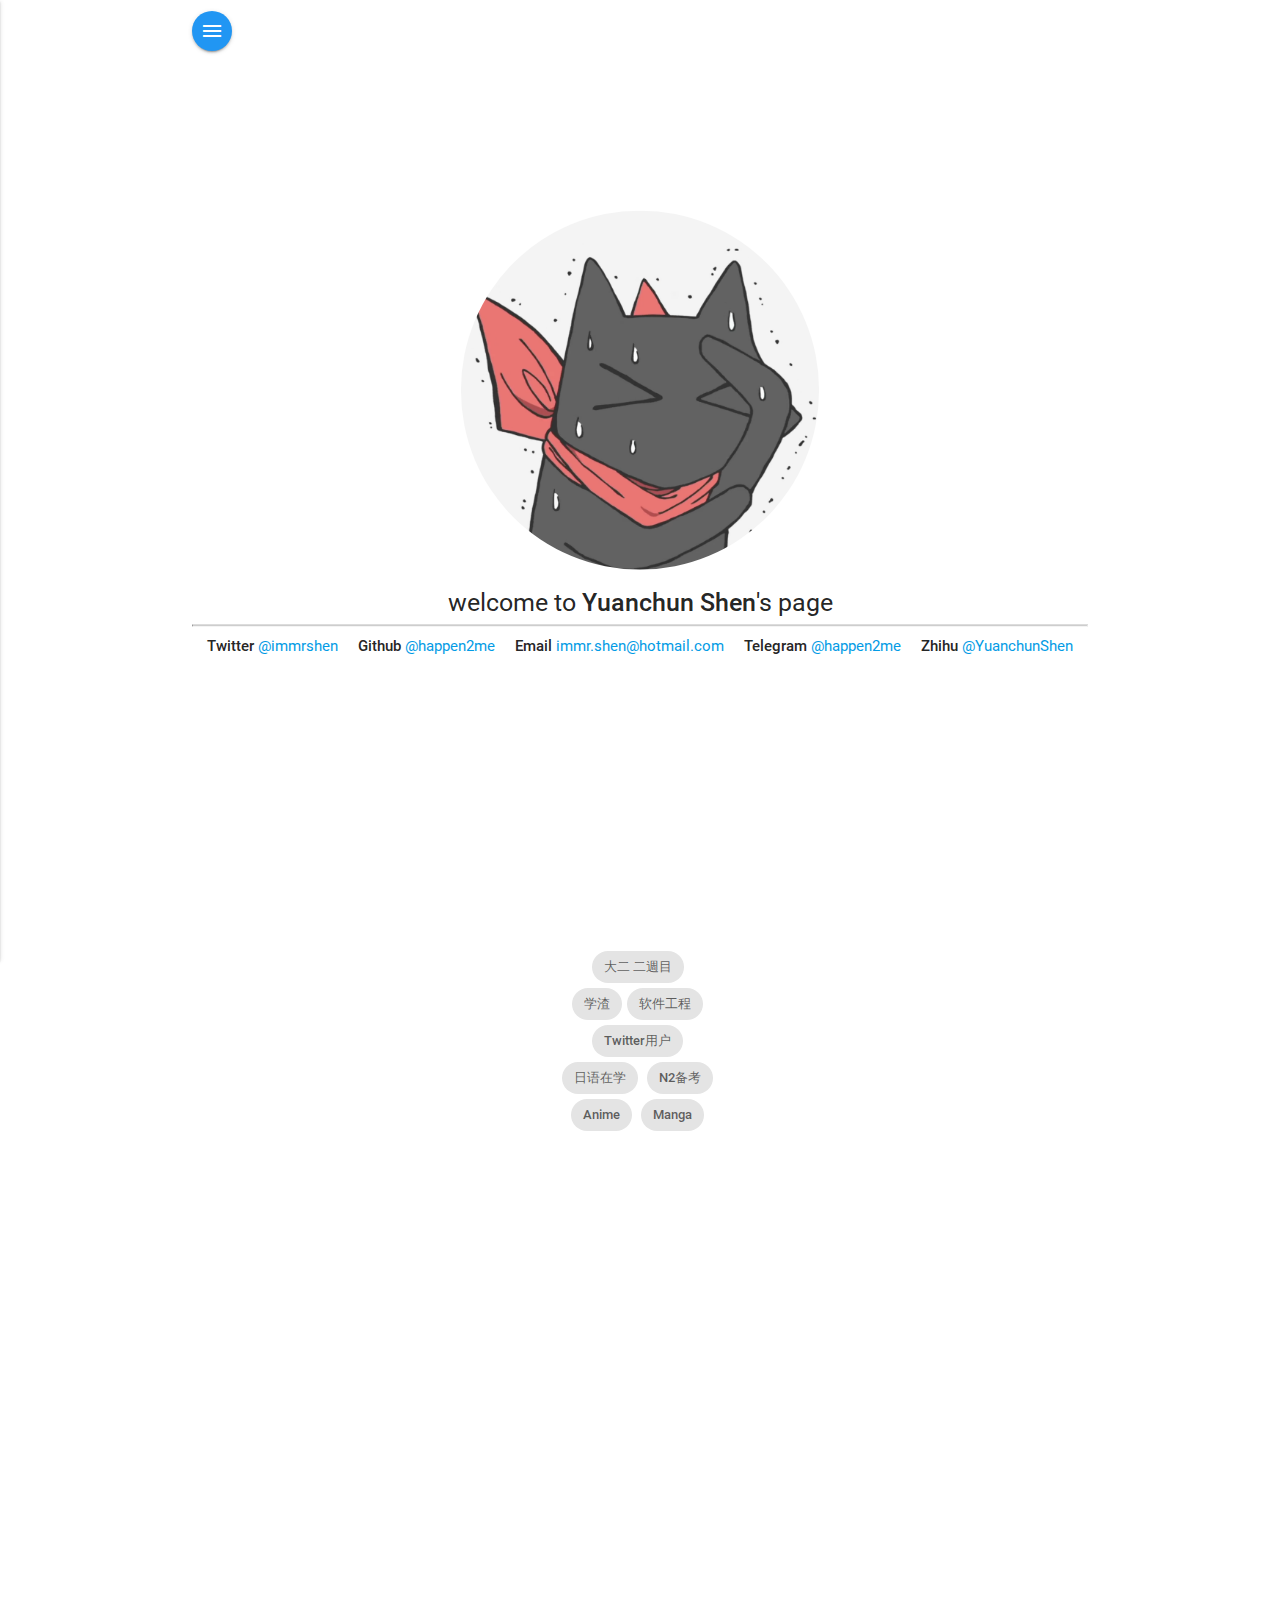
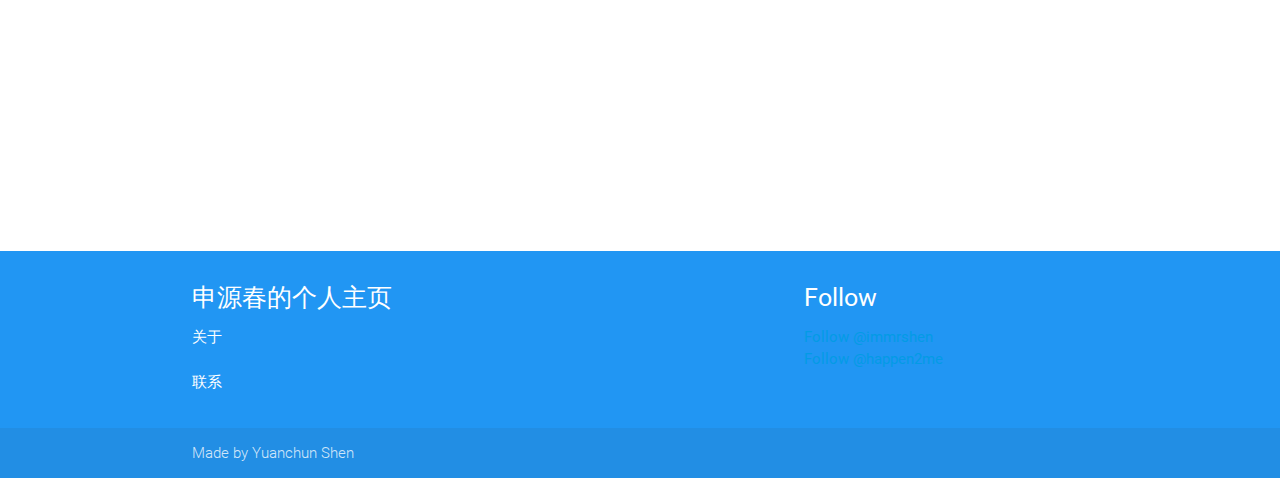
<file: index.html>
<!DOCTYPE html>
<html>
<head>
	<title>Shen's hp</title>
	<meta charset="utf-8">
	<!--Import Google Icon Font-->
	<link href="https://fonts.googleapis.com/icon?family=Material+Icons" rel="stylesheet">
	<!--Import materialize.css-->
	<link type="text/css" rel="stylesheet" href="css/materialize.min.css"  media="screen,projection"/>

	<link rel="icon" href="images/favicon.ico" mce_href="images/favicon.ico" type="image/x-icon">
	<link rel="shortcut icon" href="images/favicon.ico" mce_href="images/favicon.ico" type="image/x-icon">

	<!--Let browser know website is optimized for mobile-->
	<meta name="viewport" content="width=device-width, initial-scale=1.0"/>
	<meta name="theme-color" content="#2196f3">
</head>

<body>
	<div class="container" >
		<ul id="slide-out" class="side-nav">
			<li>
				<div class="user-view">
					<div class="background">
						<img src="images/newnavbg.png">
					</div>
					<a href="#!user"><img class="circle" src="images/avatar1.jpeg"></a>
					<a href="#!name"><span class="white-text name">申源春</span></a>
					<ul class="collapsible "  data-collapsible="accordion">
						<li>
							<div class="collapsible-header white-text" style="padding-left: 0vh">immr.shen@hotmail.com
								<span style="padding-right: 0vh">&nbsp;&nbsp;&nbsp;&nbsp;&nbsp;&nbsp;&nbsp;&nbsp;&nbsp;▼</span>
							</div>
      						<div class="collapsible-body white-text" style="background-color: transparent;">

      							<a href="mailto:immr.shen@hotmail.com" data-activates='dropdown1' style="color: white">Mail to me</a>
      						</div>
      						<div class="collapsible-body white-text" style="background-color: transparent;">
      							<a href="https://telegram.me/happen2me" data-activates='dropdown1' style="color: white">Telegram me</a>
      						</div>
						</li>
					</ul>
				</div>
			</li>
			<li>
				<a href="index.html"><i class="material-icons sidebar-material-icons">home</i>主页</a>
			</li>
			<li>
				<a href="timeline.html"><i class="material-icons sidebar-material-icons">timeline</i>时间线</a>
			</li>
			<li>
				<a href="gallery.html"><i class="material-icons sidebar-material-icons">filter_hdr</i>照片墙</a>
			</li>
			<li><div class="divider"></div></li>
			<li><a class="subheader">Info</a></li>
			<li>
				<a href="about.html"><i class="material-icons sidebar-material-icons">info</i>关于</a>
			</li>
		</ul>
		<div class="fixed-action" style="margin-top: 0.3cm">
			<a href="#" data-activates="slide-out" class="button-collapse btn-floating blue"><i class="material-icons medium" >menu</i></a>
		</div>
  		


		<div class="valign" style="height:100vh">
			<div class="center" style="position: relative;top: 45%; transform: translateY(-55%)">
					<img class="circle" style="width: 40%; height: auto" src="images/avatar2.png">
					<h5>
						welcome to <strong>Yuanchun Shen</strong>'s page
					</h5>
					
					<hr/>
					<span>
						<strong>Twitter</strong>
						<a href="https://twitter.com/immrshen" target="_blank">@immrshen</a>
						&nbsp;&nbsp;&nbsp;
						<strong>Github</strong>
						<a href="https://github.com/happen2me" rel="noreferrer noopener" target="_blank" target="_blank">@happen2me</a>
						&nbsp;&nbsp;&nbsp;
						<strong>Email</strong>
						<a href="immr.shen@hotmail.com" target="_blank">immr.shen@hotmail.com</a>
						&nbsp;&nbsp;&nbsp;
						<strong>Telegram</strong>
						<a href="https://t.me/happen2me" target="_blank">@happen2me</a>
						&nbsp;&nbsp;&nbsp;
						<strong>Zhihu</strong>
						<a href="https://www.zhihu.com/people/shen-yuan-chun/" target="_blank">@YuanchunShen</a>
					</span>
			</div>
		</div>

		<div class="valign" style="height:100vh">
			<div class="center">
				<div class="card-content text center">
					<div class="chip">大二 二週目</div><br/>
					<div class="chip">学渣</div><div class="chip">软件工程</div><br/>
					<div class="chip">Twitter用户</div><br/>
					<div class="chip">日语在学</div> <div class="chip">N2备考</div><br/>
					<div class="chip">Anime</div> 
					<div class="chip">Manga</div>

				</div>
			</div>
		</div>
	</div>
	<footer class="page-footer blue">
		<div class="container">
			<div class="row">
				<div class="col l6 s12">
					<h5 class="white-text">申源春的个人主页</h5>
					<p class="grey-text text-lighten-4">
					<a href="about.html" class="white-text">关于</a>
					<br/><br/>
					<a href="https://telegram.me/happen2me" class="white-text">联系</a>
					</p>
				</div>
				<div class="col l4 offset-l2 s12">
					<h5 class="white-text">Follow</h5>
					<ul>

						<li>
							<a href="https://twitter.com/immrshen?ref_src=twsrc%5Etfw" class="twitter-follow-button" data-size="large" data-lang="zh-cn" data-show-count="false">Follow @immrshen</a>
						</li>
						<li>
							<a class="github-button" href="https://github.com/happen2me" aria-label="Follow @happen2me on GitHub">Follow @happen2me</a>
						</li>
						<li><g:plusone size="tall"></g:plusone></li>
						<li>
							<div class="fb-follow" data-href="https://www.facebook.com/immr.shen" data-layout="standard" data-size="small" data-show-faces="true"></div>
						</li>
					</ul>
				</div>
			</div>
		</div>
		<div class="footer-copyright">
			<div class="container">
				Made by Yuanchun Shen
			</div>
		</div>
	</footer>

	<!--Import jQuery before materialize.js-->
	<script type="text/javascript" src="https://code.jquery.com/jquery-3.2.1.min.js"></script>
	<script type="text/javascript" src="js/materialize.min.js"></script>
	<script type="text/javascript">
		 // Initialize collapse button
		  $(".button-collapse").sideNav();
		  // Initialize collapsible (uncomment the line below if you use the dropdown variation)
		  //$('.collapsible').collapsible();
	</script>
	<script type="text/javascript">
		$('.button-collapse').sideNav({
			menuWidth: 300, // Default is 300
			edge: 'left', // Choose the horizontal origin
			closeOnClick: true, // Closes side-nav on <a> clicks, useful for Angular/Meteor
			draggable: true, // Choose whether you can drag to open on touch screens,
			onOpen: function(el) { /* Do Stuff*/ }, 
			onClose: function(el) { /* Do Stuff*/ }, 
		});
	</script>
	<script type="text/javascript" src="js/footer.js"></script>
	<!--footer js start-->
	<script async defer src="https://buttons.github.io/buttons.js"></script>
	<script async src="https://platform.twitter.com/widgets.js" charset="utf-8"></script>
	<div id="fb-root"></div>
	<script>(function(d, s, id) {
		var js, fjs = d.getElementsByTagName(s)[0];
		if (d.getElementById(id)) return;
		js = d.createElement(s); js.id = id;
		js.src = 'https://connect.facebook.net/zh_CN/sdk.js#xfbml=1&version=v2.11';
		fjs.parentNode.insertBefore(js, fjs);
		}(document, 'script', 'facebook-jssdk'));
	</script>
	<script src="https://apis.google.com/js/platform.js" async defer></script>
	<!--footer js end-->
	<!--sidebar js start-->
	<script type="text/javascript">
		$('.dropdown-button').dropdown({
			inDuration: 300,
			outDuration: 225,
			constrainWidth: false, // Does not change width of dropdown to that of the activator
			hover: true, // Activate on hover
			gutter: 0, // Spacing from edge
			belowOrigin: false, // Displays dropdown below the button
			alignment: 'left', // Displays dropdown with edge aligned to the left of button
			stopPropagation: false // Stops event propagation
		}
		);
	</script>
	<!--sidebar js end-->
</body>
</html>
</file>
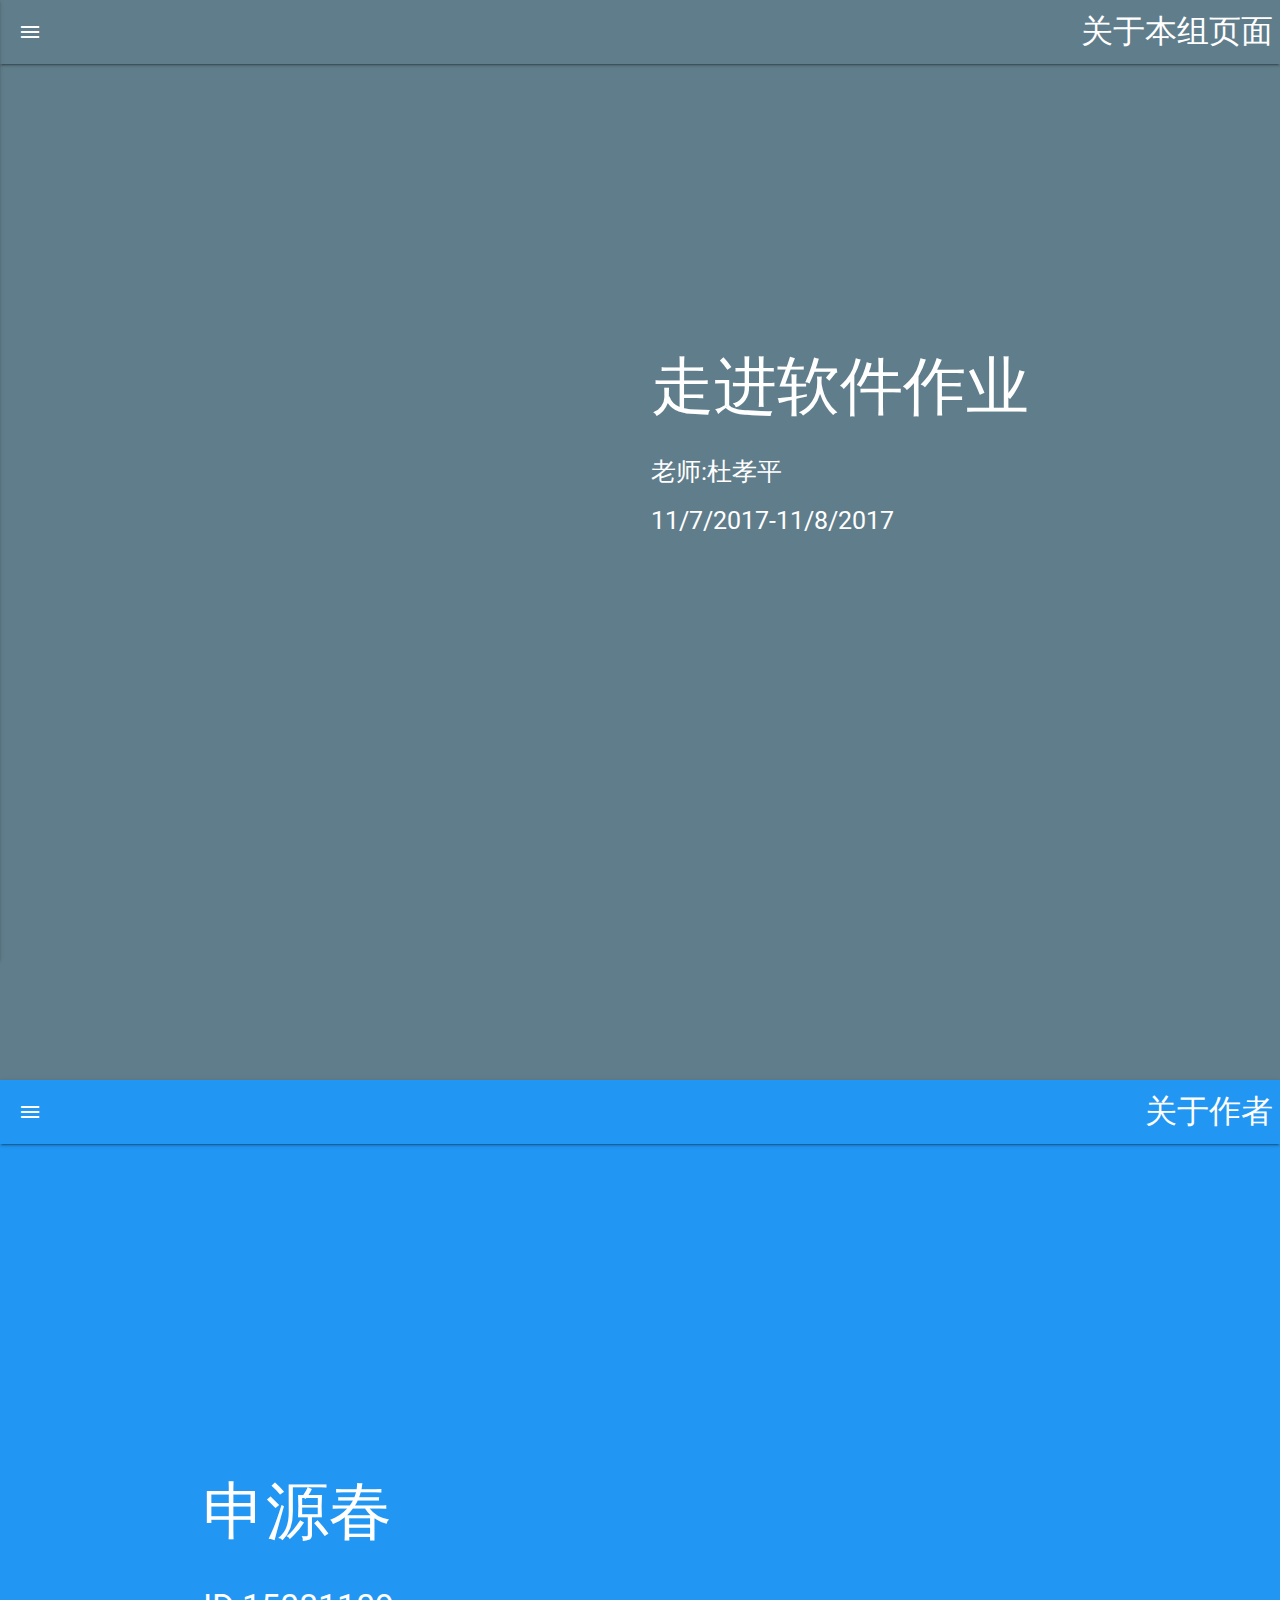
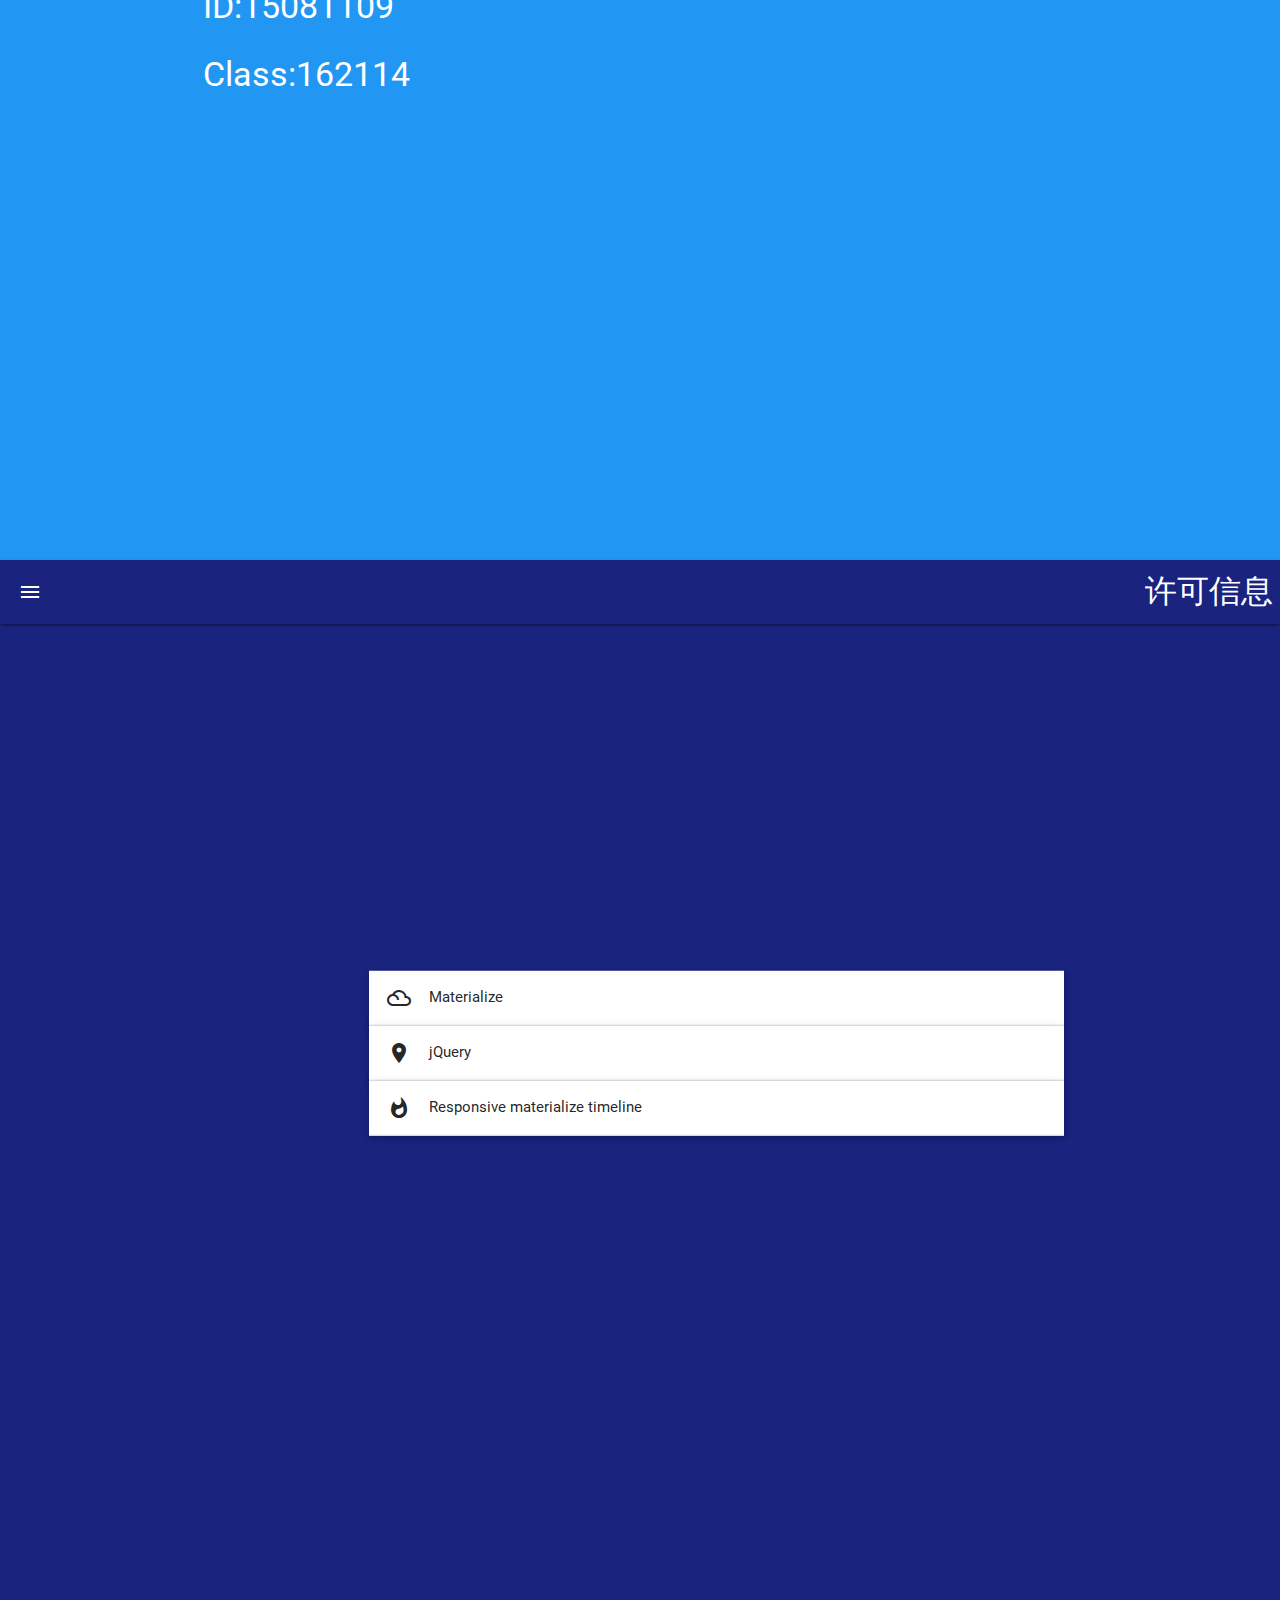
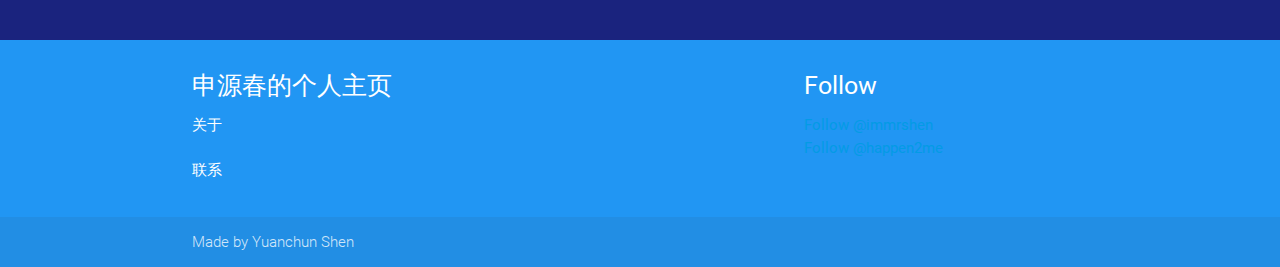
<file: about.html>
<!DOCTYPE html>
<html>

<head>
	<title>Shen's Gallery</title>
	<meta charset="utf-8">
	<!--Import Google Icon Font-->
	<link href="https://fonts.googleapis.com/icon?family=Material+Icons" rel="stylesheet">
	<!--Import materialize.css-->
	<link type="text/css" rel="stylesheet" href="css/materialize.min.css"  media="screen,projection"/>
	<link rel="stylesheet" type="text/css" href="css/about.css"/>
	<link rel="icon" href="images/favicon.ico" mce_href="images/favicon.ico" type="image/x-icon">
	<link rel="shortcut icon" href="images/favicon.ico" mce_href="images/favicon.ico" type="image/x-icon">

	<!--Let browser know website is optimized for mobile-->
	<meta name="viewport" content="width=device-width, initial-scale=1.0"/>
	<meta name="theme-color" content="#2196f3">

</head>

<body style="background-color: #f5f5f5">
	<div class="container" >
		<ul id="slide-out" class="side-nav">
			<li>
				<div class="user-view">
					<div class="background">
						<img src="images/newnavbg.png">
					</div>
					<a href="#!user"><img class="circle" src="images/avatar1.jpeg"></a>
					<a href="#!name"><span class="white-text name">申源春</span></a>
					<ul class="collapsible "  data-collapsible="accordion">
						<li>
							<div class="collapsible-header white-text" style="padding-left: 0vh">immr.shen@hotmail.com</div>
      						<div class="collapsible-body white-text" style="background-color: transparent;">

      							<a href="mailto:immr.shen@hotmail.com" data-activates='dropdown1' style="color: white">Mail to me</a>
      						</div>
      						<div class="collapsible-body white-text" style="background-color: transparent;">
      							<a href="https://telegram.me/happen2me" data-activates='dropdown1' style="color: white">Telegram me</a>
      						</div>
						</li>
					</ul>
				</div>
			</li>
			<li>
				<a href="index.html"><i class="material-icons sidebar-material-icons">home</i>主页</a>
			</li>
			<li>
				<a href="timeline.html"><i class="material-icons sidebar-material-icons">timeline</i>时间线</a>
			</li>
			<li>
				<a href="gallery.html"><i class="material-icons sidebar-material-icons">filter_hdr</i>照片墙</a>
			</li>
			<li><div class="divider"></div></li>
			<li><a class="subheader">Info</a></li>
			<li>
				<a href="about.html"><i class="material-icons sidebar-material-icons">info</i>关于</a>
			</li>
		</ul>
	</div>
	
	<div id="blue" class="block blue-grey">
		<nav class="pushpin-demo-nav pinned" data-target="blue" style="top: 0px; z-index: 2">
			<div class="nav-wrapper blue-grey">
				<a href="#" class="brand-logo right">关于本组页面</a>
				<a href="#" data-activates="slide-out" class="button-collapse show-on-large"><i class="material-icons">menu</i></a>
				<ul class="right">
					<li><a href="#"></a></li>
				</ul>
			</div>
		</nav>

		
		<div class="container row" style="position: relative;top: 40%; transform: translateY(-50%); z-index: 1">
			<h1 class="right col s6 offset-s6" style="padding-right: 2vh; color: white">走进软件作业</h1>
			<h5 class="right col s6 offset-s6" style="padding-right: 2vh; color: white">老师:杜孝平</h5>
			<h5 class="right col s6 offset-s6" style="padding-right: 2vh; color: white">11/7/2017-11/8/2017</h5>
		</div>
	</div>

	<div id="yellow" class="block blue">
		<nav class="pushpin-demo-nav pinned" data-target="yellow" style="top: 0px; z-index: 2">
			<div class="nav-wrapper blue">
				<a href="#" class="brand-logo right">关于作者</a>
				<a href="#" data-activates="slide-out" class="button-collapse show-on-large"><i class="material-icons">menu</i></a>
				<ul class="right">
					<li><a href="#"></a></li>
				</ul>
			</div>
		</nav>
		<div class="container row" style="position: relative;top: 40%; transform: translateY(-50%); z-index: 1">
			<h1 class="col s12" style="padding-right: 6vh; color: white">申源春</h1>
			<h4 class="col s12" style="padding-right: 6vh; color: white">ID:15081109</h3>
			<h4 class="col s12" style="padding-right: 6vh; color: white">Class:162114</h3>
		</div>
	</div>


	<div id="indigo" class="block indigo darken-4">
		<nav class="pushpin-demo-nav pinned" data-target="indigo" style="top: 0px; z-index: 2">
			<div class="nav-wrapper indigo darken-4">
				<a href="#" class="brand-logo right">许可信息</a>
				<a href="#" data-activates="slide-out" class="button-collapse show-on-large"><i class="material-icons">menu</i></a>
				<ul class="right">
					<li><a href="#"></a></li>
				</ul>
			</div>
		</nav>
		<div class="container" style="position: relative;top: 40%; transform: translateY(-50%); z-index: 1">

			<div class="row">
				<div class="col s12"></div>
				<div class="col s10 offset-s2">
					<ul class="collapsible popout" data-collapsible="accordion">
						<li>
							<div class="collapsible-header"><i class="material-icons">filter_drama</i>Materialize</div>
							<div class="collapsible-body" style="background-color: #f5f5f5">
								<span><a href="https://github.com/Dogfalo/materialize">https://github.com/Dogfalo/materialize</a></span>
								<p>The MIT License (MIT)<br/>

									Copyright (c) 2014-2017 Materialize<br/>

									Permission is hereby granted, free of charge, to any person obtaining a copy
									of this software and associated documentation files (the "Software"), to deal
									in the Software without restriction, including without limitation the rights
									to use, copy, modify, merge, publish, distribute, sublicense, and/or sell
									copies of the Software, and to permit persons to whom the Software is
									furnished to do so, subject to the following conditions:<br/>

									The above copyright notice and this permission notice shall be included in all
								copies or substantial portions of the Software.</p>
							</div>
						</li>
						<li>
							<div class="collapsible-header"><i class="material-icons">place</i>jQuery</div>
							<div class="collapsible-body" style="background-color: #f5f5f5">
								<span><a href="https://jquery.com/">https://jquery.com/</a></span>
								<p>
									Copyright JS Foundation and other contributors, https://js.foundation/<br/>

									This software consists of voluntary contributions made by many
									individuals. For exact contribution history, see the revision history
									available at https://github.com/jquery/jquery<br/>

									The following license applies to all parts of this software except as
									documented below:<br/>

									====<br/>

									Permission is hereby granted, free of charge, to any person obtaining
									a copy of this software and associated documentation files (the
									"Software"), to deal in the Software without restriction, including
									without limitation the rights to use, copy, modify, merge, publish,
									distribute, sublicense, and/or sell copies of the Software, and to
									permit persons to whom the Software is furnished to do so, subject to
									the following conditions:

									The above copyright notice and this permission notice shall be
									included in all copies or substantial portions of the Software.<br/>
									====<br/>
								</p>
							</div>
						</li>
						<li>
							<div class="collapsible-header"><i class="material-icons">whatshot</i>Responsive materialize timeline</div>
							<div class="collapsible-body" style="background-color: #f5f5f5">
								<span><a href="https://www.uplabs.com/posts/responsive-materialize-timeline">https://www.uplabs.com/posts/responsive-materialize-timeline</a></span>
								<p>
									Copyright (c) 2017 by Paul (https://codepen.io/piitaya/pen/vLappz)<br/>

									Fork of an original work by Paul (https://codepen.io/piitaya/pen/bEjaRy)<br>

									Permission is hereby granted, free of charge, to any person obtaining a copy of this software and associated documentation files (the "Software"), to deal in the Software without restriction, including without limitation the rights to use, copy, modify, merge, publish, distribute, sublicense, and/or sell copies of the Software, and to permit persons to whom the Software is furnished to do so, subject to the following conditions:<br/>

									The above copyright notice and this permission notice shall be included in all copies or substantial portions of the Software.<br/>
								</p>
							</div>
						</li>
					</ul>
				</div>
			</div>

		</div>
	</div>


	<footer class="page-footer blue">
		<div class="container">
			<div class="row">
				<div class="col l6 s12">
					<h5 class="white-text">申源春的个人主页</h5>
					<p class="grey-text text-lighten-4">
					<a href="about.html" class="white-text">关于</a>
					<br/><br/>
					<a href="https://telegram.me/happen2me" class="white-text">联系</a>
					</p>
				</div>
				<div class="col l4 offset-l2 s12">
					<h5 class="white-text">Follow</h5>
					<ul>

						<li>
							<a href="https://twitter.com/immrshen?ref_src=twsrc%5Etfw" class="twitter-follow-button" data-size="large" data-lang="zh-cn" data-show-count="false">Follow @immrshen</a>
						</li>
						<li>
							<a class="github-button" href="https://github.com/happen2me" aria-label="Follow @happen2me on GitHub">Follow @happen2me</a>
						</li>
						<li>
							<div class="fb-follow" data-href="https://www.facebook.com/immrshen" data-layout="button_count" data-size="large" data-show-faces="true"></div>
						</li>
						<li><g:plusone size="tall"></g:plusone></li>
					</ul>
				</div>
			</div>
		</div>
		<div class="footer-copyright">
			<div class="container">
				Made by Yuanchun Shen
			</div>
		</div>
	</footer>

	<!--Import jQuery before materialize.js-->
	<script type="text/javascript" src="https://code.jquery.com/jquery-3.2.1.min.js"></script>
	<script type="text/javascript" src="js/materialize.min.js"></script>
	<script type="text/javascript">
		 // Initialize collapse button
		  $(".button-collapse").sideNav();
	</script>
	<script type="text/javascript">
		$('.button-collapse').sideNav({
			menuWidth: 300, // Default is 300
			edge: 'left', // Choose the horizontal origin
			closeOnClick: true, // Closes side-nav on <a> clicks, useful for Angular/Meteor
			draggable: true, // Choose whether you can drag to open on touch screens,
			onOpen: function(el) { /* Do Stuff*/ }, 
			onClose: function(el) { /* Do Stuff*/ }, 
		});
	</script>
	<script type="text/javascript">
		$('.pushpin-demo-nav').each(function() {
			var $this = $(this);
			var $target = $('#' + $(this).attr('data-target'));
			$this.pushpin({
				top: $target.offset().top,
				bottom: $target.offset().top + $target.outerHeight() - $this.height()
			});
		});
		$(document).ready(function(){
			$('.target').pushpin({
				top: 0,
				bottom: 1000,
				offset: 0
			});
		});
	</script>
	<script type="text/javascript">
		$(document).ready(function(){
			$('.collapsible').collapsible();
		});
	</script>
	<!--footer js start-->
	<script async defer src="https://buttons.github.io/buttons.js"></script>
	<script async src="https://platform.twitter.com/widgets.js" charset="utf-8"></script>
	<div id="fb-root"></div>
	<script>
		(function(d, s, id) {
			var js, fjs = d.getElementsByTagName(s)[0];
			if (d.getElementById(id)) return;
			js = d.createElement(s); js.id = id;
			js.src = 'https://connect.facebook.net/zh_CN/sdk.js#xfbml=1&version=v2.10';
			fjs.parentNode.insertBefore(js, fjs);
		}(document, 'script', 'facebook-jssdk'));
	</script>
	<script src="https://apis.google.com/js/platform.js" async defer></script>
	<!--footer js end-->
	<!--sidebar js start-->
	<script type="text/javascript">
		$('.dropdown-button').dropdown({
			inDuration: 300,
			outDuration: 225,
			constrainWidth: false, // Does not change width of dropdown to that of the activator
			hover: true, // Activate on hover
			gutter: 0, // Spacing from edge
			belowOrigin: false, // Displays dropdown below the button
			alignment: 'left', // Displays dropdown with edge aligned to the left of button
			stopPropagation: false // Stops event propagation
		}
		);
	</script>
	<!--sidebar js end-->
</body>
</html>
</file>
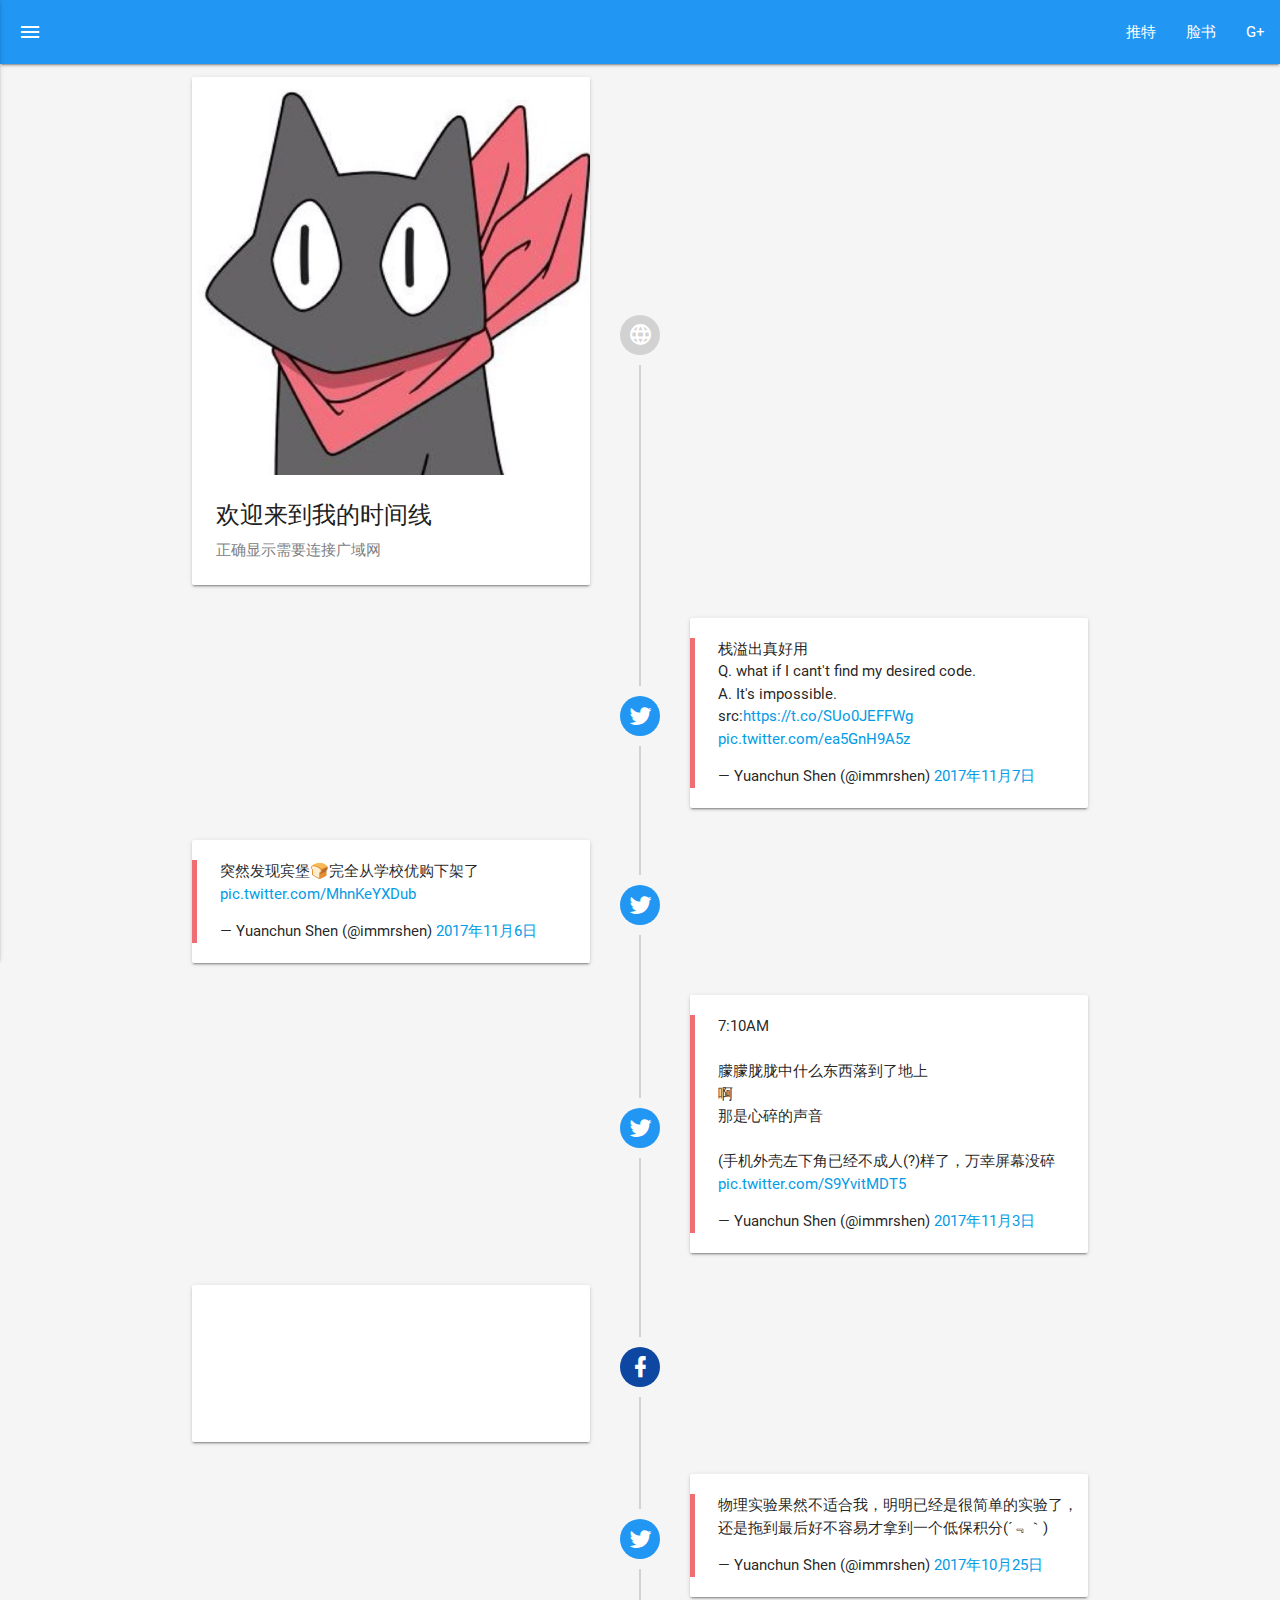
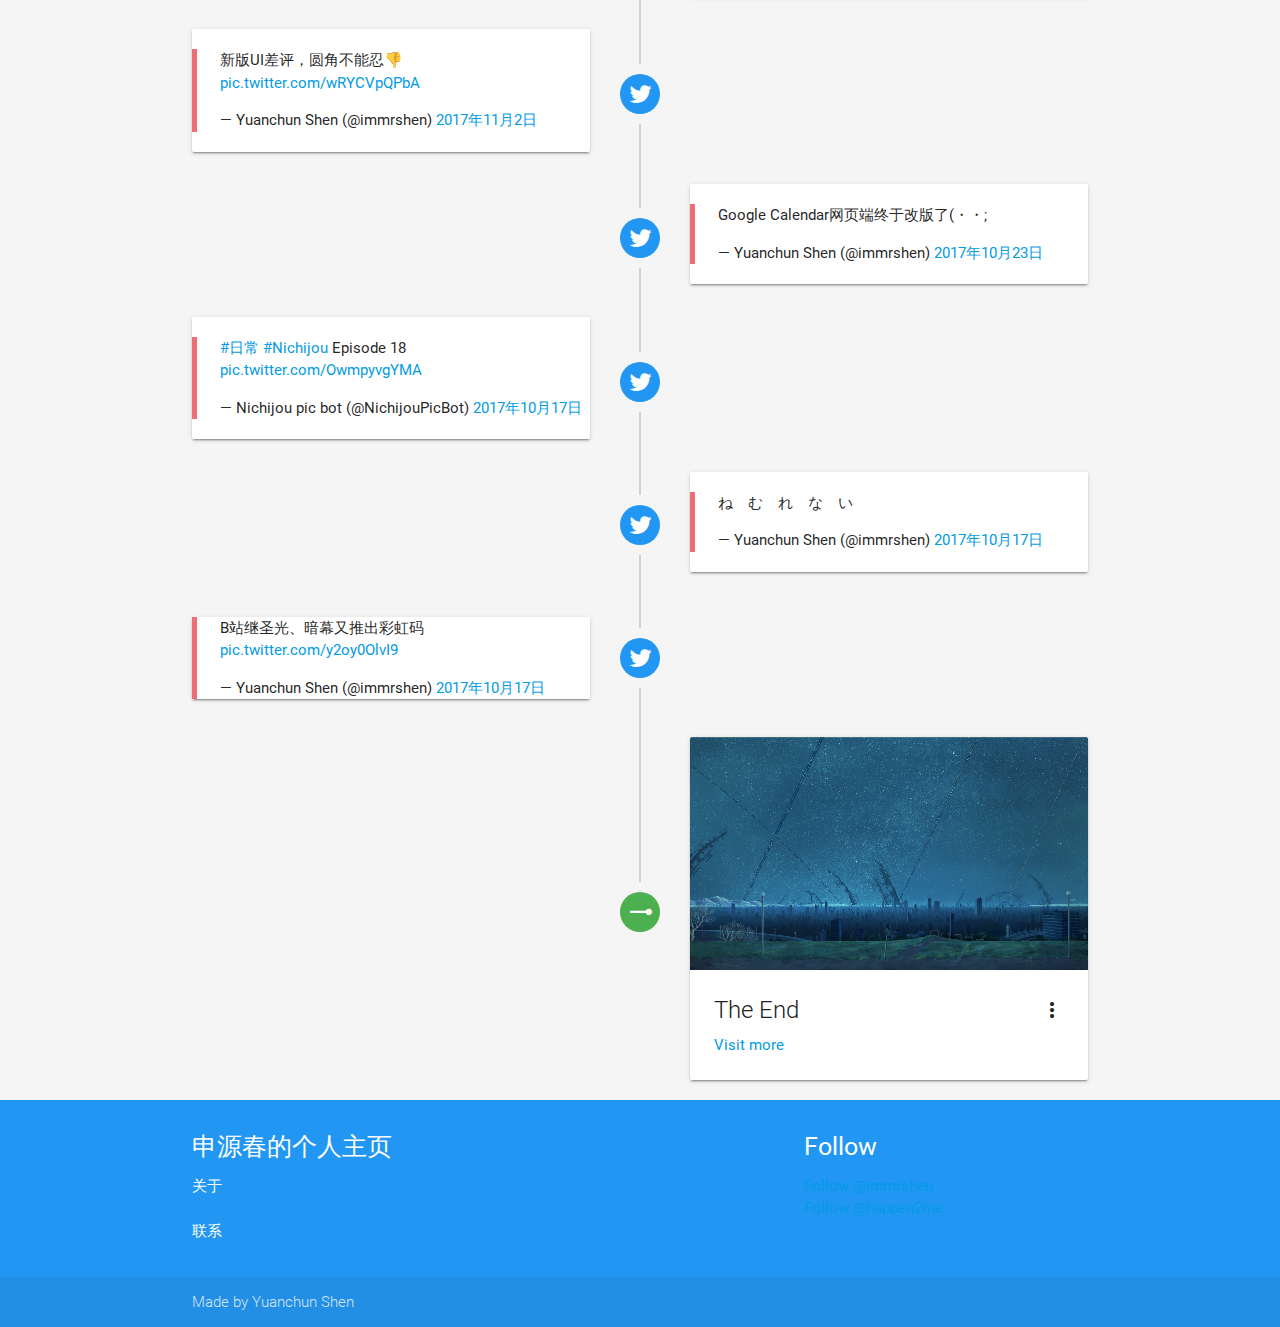
<file: timeline.html>
<!DOCTYPE html>
<html>

<head>
	<title>Shen's Timeline</title>
	<meta charset="utf-8">
	<!--Import Google Icon Font-->
	<link href="https://fonts.googleapis.com/icon?family=Material+Icons" rel="stylesheet">
	<!--Import materialize.css-->
	<link type="text/css" rel="stylesheet" href="css/materialize.min.css"  media="screen,projection"/>
	<link rel="stylesheet" type="text/css" href="css/timeline.css">
	<link href="css/materialdesignicons.min.css" media="all" rel="stylesheet" type="text/css" />
	<link rel="icon" href="images/favicon.ico" mce_href="images/favicon.ico" type="image/x-icon">
	<link rel="shortcut icon" href="images/favicon.ico" mce_href="images/favicon.ico" type="image/x-icon">

	<!--Let browser know website is optimized for mobile-->
	<meta name="viewport" content="width=device-width, initial-scale=1.0"/>
	<meta name="theme-color" content="#2196f3">

</head>

<body style="background-color: #f5f5f5">
	<div class="navbar-fixed">
		<nav>
			<div class="nav-wrapper blue">
				<a href="#" data-activates="slide-out" class="button-collapse show-on-large"><i class="material-icons">menu</i></a>
				<ul class="right">
					<li><a href="https://twitter.com/immrshen" target="_blank">推特</a></li>
					<li><a href="https://www.facebook.com/immrshen" target="_blank">脸书</a></li>
					<li><a href="https://plus.google.com/u/0/115455362335671844536" target="_blank">G+</a></li>
				</ul>
			</div>
		</nav>
	</div>
	<div class="container" >
		<ul id="slide-out" class="side-nav">
			<li>
				<div class="user-view">
					<div class="background">
						<img src="images/newnavbg.png">
					</div>
					<a href="#!user"><img class="circle" src="images/avatar1.jpeg"></a>
					<a href="#!name"><span class="white-text name">申源春</span></a>
					<ul class="collapsible "  data-collapsible="accordion">
						<li>
							<div class="collapsible-header white-text" style="padding-left: 0vh">immr.shen@hotmail.com
								<span style="padding-right: 0vh">&nbsp;&nbsp;&nbsp;&nbsp;&nbsp;&nbsp;&nbsp;&nbsp;&nbsp;▼</span>
							</div>
      						<div class="collapsible-body white-text" style="background-color: transparent;">

      							<a href="mailto:immr.shen@hotmail.com" data-activates='dropdown1' style="color: white">Mail to me</a>
      						</div>
      						<div class="collapsible-body white-text" style="background-color: transparent;">
      							<a href="https://telegram.me/happen2me" data-activates='dropdown1' style="color: white">Telegram me</a>
      						</div>
						</li>
					</ul>
				</div>
			</li>
			<li>
				<a href="index.html"><i class="material-icons sidebar-material-icons">home</i>主页</a>
			</li>
			<li>
				<a href="timeline.html"><i class="material-icons sidebar-material-icons">timeline</i>时间线</a>
			</li>
			<li>
				<a href="gallery.html"><i class="material-icons sidebar-material-icons">filter_hdr</i>照片墙</a>
			</li>
			<li><div class="divider"></div></li>
			<li><a class="subheader">Info</a></li>
			<li>
				<a href="about.html"><i class="material-icons sidebar-material-icons">info</i>关于</a>
			</li>
		</ul>
		
		<div class="timeline">
			<div class="timeline-event">
				<div class="card timeline-content">
					<div class="card-image waves-effect waves-block waves-light">
						<img class="activator" src="images/avatar1.jpeg">
					</div>
					<div class="card-content">
						<span class="card-title activator grey-text text-darken-4">
							欢迎来到我的时间线
						</span>
						<p style="color: gray">
							正确显示需要连接广域网
						</p>

					</div>
				</div>
				<div class="timeline-badge gray white-text"><i class="material-icons">language</i>
				</div>
				
			</div>
			<div class="timeline-event">
				<div class="card timeline-content">
					<div class="waves-effect waves-block waves-light">
						<blockquote class="twitter-tweet" data-lang="zh-cn">
							<p lang="ja" dir="ltr">栈溢出真好用<br>Q. what if I cant&#39;t find my desired code.<br>A. It&#39;s impossible. <br>src:<a href="https://t.co/SUo0JEFFWg">https://t.co/SUo0JEFFWg</a> <a href="https://t.co/ea5GnH9A5z">pic.twitter.com/ea5GnH9A5z</a></p>&mdash; Yuanchun Shen (@immrshen) <a href="https://twitter.com/immrshen/status/927777965311590400?ref_src=twsrc%5Etfw">2017年11月7日</a>
						</blockquote>


					</div>
				</div>
				<div class="timeline-badge blue white-text"><i class="mdi mdi-twitter"></i></div>
			</div>
			<div class="timeline-event">
				<div class="card timeline-content">
					<div class="waves-effect waves-block waves-light">
						<blockquote class="twitter-tweet" data-lang="zh-cn">
							<p lang="zh" dir="ltr">突然发现宾堡🍞完全从学校优购下架了 <a href="https://t.co/MhnKeYXDub">pic.twitter.com/MhnKeYXDub</a></p>&mdash; Yuanchun Shen (@immrshen) <a href="https://twitter.com/immrshen/status/927470854950109184?ref_src=twsrc%5Etfw">2017年11月6日</a>
						</blockquote>
					</div>
				</div>
				<div class="timeline-badge blue white-text"><i class="mdi mdi-twitter"></i></div>
			</div>
			<div class="timeline-event">
				<div class="card timeline-content">
					<div class="waves-effect waves-block waves-light">
						<blockquote class="twitter-tweet" data-lang="zh-cn">
							<p lang="zh" dir="ltr">7:10AM<br><br>朦朦胧胧中什么东西落到了地上<br>啊<br>那是心碎的声音<br><br>(手机外壳左下角已经不成人(?)样了，万幸屏幕没碎 <a href="https://t.co/S9YvitMDT5">pic.twitter.com/S9YvitMDT5</a></p>&mdash; Yuanchun Shen (@immrshen) <a href="https://twitter.com/immrshen/status/926301957916049408?ref_src=twsrc%5Etfw">2017年11月3日</a>
						</blockquote>

					</div>
				</div>
				<div class="timeline-badge blue white-text"><i class="mdi mdi-twitter"></i></div>
			</div>
			<div class="timeline-event">
				<div class="card timeline-content">
					<iframe src="https://www.facebook.com/plugins/post.php?href=https%3A%2F%2Fwww.facebook.com%2Fimmr.shen%2Fposts%2F1976715662613452&width=500"  style="border:none;overflow:hidden" scrolling="no" frameborder="0" allowTransparency="true"></iframe>
				</div>
				<div class="timeline-badge blue darken-4 white-text"><i class="mdi mdi-facebook"></i></div>
			</div>
			<div class="timeline-event">
				<div class="card timeline-content">
					<div class="waves-effect waves-block waves-light">
						<blockquote class="twitter-tweet" data-lang="zh-cn">
							<p lang="zh" dir="ltr">物理实验果然不适合我，明明已经是很简单的实验了，还是拖到最后好不容易才拿到一个低保积分(´﹃｀)</p>&mdash; Yuanchun Shen (@immrshen) <a href="https://twitter.com/immrshen/status/923113797702754304?ref_src=twsrc%5Etfw">2017年10月25日</a>
						</blockquote>
					</div>
				</div>
				<div class="timeline-badge blue white-text"><i class="mdi mdi-twitter"></i></div>
			</div>
			<div class="timeline-event">
				<div class="card timeline-content">
					<div class="waves-effect waves-block waves-light">
						<blockquote class="twitter-tweet" data-lang="zh-cn">
							<p lang="zh" dir="ltr">新版UI差评，圆角不能忍👎 <a href="https://t.co/wRYCVpQPbA">pic.twitter.com/wRYCVpQPbA</a></p>&mdash; Yuanchun Shen (@immrshen) <a href="https://twitter.com/immrshen/status/926231741789913088?ref_src=twsrc%5Etfw">2017年11月2日</a>
						</blockquote>
					</div>
				</div>
				<div class="timeline-badge blue white-text"><i class="mdi mdi-twitter"></i></div>
			</div>
			<div class="timeline-event">
				<div class="card timeline-content">
					<div class="waves-effect waves-block waves-light">
						<blockquote class="twitter-tweet" data-lang="zh-cn">
							<p lang="zh" dir="ltr">Google Calendar网页端终于改版了(・・;</p>&mdash; Yuanchun Shen (@immrshen) <a href="https://twitter.com/immrshen/status/922316999417511936?ref_src=twsrc%5Etfw">2017年10月23日</a>
						</blockquote>
					</div>
				</div>
				<div class="timeline-badge blue white-text"><i class="mdi mdi-twitter"></i></div>
			</div>
			<div class="timeline-event">
				<div class="card timeline-content">
					<div class="waves-effect waves-block waves-light">
						<blockquote class="twitter-tweet" data-lang="zh-cn">
							<p lang="sl" dir="ltr"><a href="https://twitter.com/hashtag/%E6%97%A5%E5%B8%B8?src=hash&amp;ref_src=twsrc%5Etfw">#日常</a> <a href="https://twitter.com/hashtag/Nichijou?src=hash&amp;ref_src=twsrc%5Etfw">#Nichijou</a> Episode 18 <a href="https://t.co/OwmpyvgYMA">pic.twitter.com/OwmpyvgYMA</a></p>&mdash; Nichijou pic bot (@NichijouPicBot) <a href="https://twitter.com/NichijouPicBot/status/920363842319933441?ref_src=twsrc%5Etfw">2017年10月17日</a>
						</blockquote>
					</div>
				</div>
				<div class="timeline-badge blue white-text"><i class="mdi mdi-twitter"></i></div>
			</div>
			<div class="timeline-event">
				<div class="card timeline-content">
					<div class="waves-effect waves-block waves-light">
						<blockquote class="twitter-tweet" data-lang="zh-cn">
							<p lang="ja" dir="ltr">ね　む　れ　な　い</p>&mdash; Yuanchun Shen (@immrshen) <a href="https://twitter.com/immrshen/status/920370973194334208?ref_src=twsrc%5Etfw">2017年10月17日</a>
						</blockquote>
					</div>
				</div>
				<div class="timeline-badge blue white-text"><i class="mdi mdi-twitter"></i></div>
			</div>
			<div class="timeline-event">
				<div class="card timeline-content">
					<blockquote class="twitter-tweet" data-lang="zh-cn">
						<p lang="zh" dir="ltr">B站继圣光、暗幕又推出彩虹码 <a href="https://t.co/y2oy0OlvI9">pic.twitter.com/y2oy0OlvI9</a></p>&mdash; Yuanchun Shen (@immrshen) <a href="https://twitter.com/immrshen/status/920233997614977024?ref_src=twsrc%5Etfw">2017年10月17日</a>
					</blockquote>
				</div>
				<div class="timeline-badge blue white-text"><i class="mdi mdi-twitter"></i></div>
			</div>
			<div class="timeline-event">
				<div class="card timeline-content">
					<div class="card-image waves-effect waves-block waves-light">
						<img class="activator" src="images/巣立ち.png">
					</div>
					<div class="card-content">
						<span class="card-title activator grey-text text-darken-4">The End<i class="material-icons right">more_vert</i></span>
						<p><a href="https://twitter.com/immrshen">Visit more</a></p>
					</div>
					<div class="card-reveal">
						<span class="card-title grey-text text-darken-4">已到底部<i class="material-icons right">close</i></span>
						<p>浏览更多？</p>
						<p><a href="https://twitter.com/immrshen">Twitter</a></p>
						<p><a href="https://www.facebook.com/immr.shen">Facebook</a></p>
						<p><a href="https://plus.google.com/u/0/115455362335671844536">Google plus</a></p>
					</div>
				</div>
				<div class="timeline-badge green white-text"><i class="mdi mdi-ray-end"></i></div>
			</div>
		</div>
		

		

	</div>


	<footer class="page-footer blue">
		<div class="container">
			<div class="row">
				<div class="col l6 s12">
					<h5 class="white-text">申源春的个人主页</h5>
					<p class="grey-text text-lighten-4">
					<a href="about.html" class="white-text">关于</a>
					<br/><br/>
					<a href="https://telegram.me/happen2me" class="white-text">联系</a>
					</p>
				</div>
				<div class="col l4 offset-l2 s12">
					<h5 class="white-text">Follow</h5>
					<ul>

						<li>
							<a href="https://twitter.com/immrshen?ref_src=twsrc%5Etfw" class="twitter-follow-button" data-size="large" data-lang="zh-cn" data-show-count="false">Follow @immrshen</a>
						</li>
						<li>
							<a class="github-button" href="https://github.com/happen2me" aria-label="Follow @happen2me on GitHub">Follow @happen2me</a>
						</li>
						<li>
							<div class="fb-follow" data-href="https://www.facebook.com/immrshen" data-layout="button_count" data-size="large" data-show-faces="true"></div>
						</li>
						<li><g:plusone size="tall"></g:plusone></li>
					</ul>
				</div>
			</div>
		</div>
		<div class="footer-copyright">
			<div class="container">
				Made by Yuanchun Shen
			</div>
		</div>
	</footer>
	<!-- <div w3-include-html="components/footer.html"></div> -->
	<!-- <div id="includedContent"></div> -->

	<!--Import jQuery before materialize.js-->
	<script type="text/javascript" src="https://code.jquery.com/jquery-3.2.1.min.js"></script>
	<script type="text/javascript" src="js/materialize.min.js"></script>
	<script type="text/javascript">
		 // Initialize collapse button
		  $(".button-collapse").sideNav();
		  // Initialize collapsible (uncomment the line below if you use the dropdown variation)
		  //$('.collapsible').collapsible();
	</script>
	<script type="text/javascript">
		$('.button-collapse').sideNav({
			menuWidth: 300, // Default is 300
			edge: 'left', // Choose the horizontal origin
			closeOnClick: true, // Closes side-nav on <a> clicks, useful for Angular/Meteor
			draggable: true, // Choose whether you can drag to open on touch screens,
			onOpen: function(el) { /* Do Stuff*/ }, 
			onClose: function(el) { /* Do Stuff*/ }, 
		});
	</script>
	<!-- <script src="https://www.w3schools.com/lib/w3.js"></script>
	<script>w3.includeHTML();</script> -->
	<!-- <script> 
	    $(function(){
	      $("#includedContent").load("components/footer.html"); 
	    });
    </script>  -->
    <script async src="https://platform.twitter.com/widgets.js" charset="utf-8">
    </script>
    <script>(function(d, s, id) {
    	var js, fjs = d.getElementsByTagName(s)[0];
    	if (d.getElementById(id)) return;
    	js = d.createElement(s); js.id = id;
    	js.src = "//connect.facebook.net/en_US/sdk.js#xfbml=1&amp;version=v2.5";
    	fjs.parentNode.insertBefore(js, fjs);
    	}(document, 'script', 'facebook-jssdk'));
	</script>
	<script src="//connect.facebook.net/en_US/sdk.js#xfbml=1&amp;version=v2.5" 
      async>
      </script>
    <!--footer js start-->
	<script async defer src="https://buttons.github.io/buttons.js"></script>
	<script async src="https://platform.twitter.com/widgets.js" charset="utf-8"></script>
	<div id="fb-root"></div>
	<script>
		(function(d, s, id) {
			var js, fjs = d.getElementsByTagName(s)[0];
			if (d.getElementById(id)) return;
			js = d.createElement(s); js.id = id;
			js.src = 'https://connect.facebook.net/zh_CN/sdk.js#xfbml=1&version=v2.10';
			fjs.parentNode.insertBefore(js, fjs);
		}(document, 'script', 'facebook-jssdk'));
	</script>
	<script src="https://apis.google.com/js/platform.js" async defer></script>
	<!--footer js end-->
	<!--sidebar js start-->
	<script type="text/javascript">
		$('.dropdown-button').dropdown({
			inDuration: 300,
			outDuration: 225,
			constrainWidth: false, // Does not change width of dropdown to that of the activator
			hover: true, // Activate on hover
			gutter: 0, // Spacing from edge
			belowOrigin: false, // Displays dropdown below the button
			alignment: 'left', // Displays dropdown with edge aligned to the left of button
			stopPropagation: false // Stops event propagation
		}
		);
	</script>
	<!--sidebar js end-->

</body>
</html>
</file>
<file: css/about.css>
html, body, .block {
    height: 120vh;
  }
  
  // Class for when element is above threshold
  .pin-top {
    position: relative;
  }

  // Class for when element is below threshold
  .pin-bottom {
    position: relative;
  }

  // Class for when element is pinned
  .pinned {
    position: fixed !important;
  }
</file>
<file: css/timeline.css>
.timeline {
  position: relative;
}

.timeline .timeline-event {
  position: relative;
  padding-top: 5px;
  padding-bottom: 5px;
}

.timeline .timeline-event .timeline-content {
  position: relative;
  width: calc(50% - 50px);
}

.timeline .timeline-event::before {
  display: block;
  content: "";
  width: 2px;
  height: calc(50% - 30px);
  position: absolute;
  background: #d2d2d2;
  left: calc(50% - 1px);
  top: 0;
}

.timeline .timeline-event::after {
  display: block;
  content: "";
  width: 2px;
  height: calc(50% - 30px);
  position: absolute;
  background: #d2d2d2;
  left: calc(50% - 1px);
  top: calc(50% + 30px);
}

.timeline .timeline-event:first-child::before {
  display: none;
}

.timeline .timeline-event:last-child::after {
  display: none;
}

.timeline .timeline-event:nth-child(even) .timeline-content {
  margin-left: calc(50% + 50px);
}

.timeline .timeline-event:nth-child(odd) .timeline-content {
  margin-left: 0;
}

.timeline .timeline-badge {
  display: block;
  position: absolute;
  width: 40px;
  height: 40px;
  background: #d2d2d2;
  top: calc(50% - 20px);
  right: calc(50% - 20px);
  border-radius: 50%;
  text-align: center;
  cursor: default;
}

.timeline .timeline-badge i {
  font-size: 25px;
  line-height: 40px;
}

@media (max-width: 600px) {
  .timeline .timeline-event .timeline-content {
    width: calc(100% - 70px);
  }
  .timeline .timeline-event::before {
    left: 19px;
  }
  .timeline .timeline-event::after {
    left: 19px;
  }
  .timeline .timeline-event:nth-child(even) .timeline-content {
    margin-left: 70px;
  }
  .timeline .timeline-event:nth-child(odd) .timeline-content {
    margin-left: 70px;
  }
  .timeline .timeline-badge {
    left: 0;
  }
}
</file>
